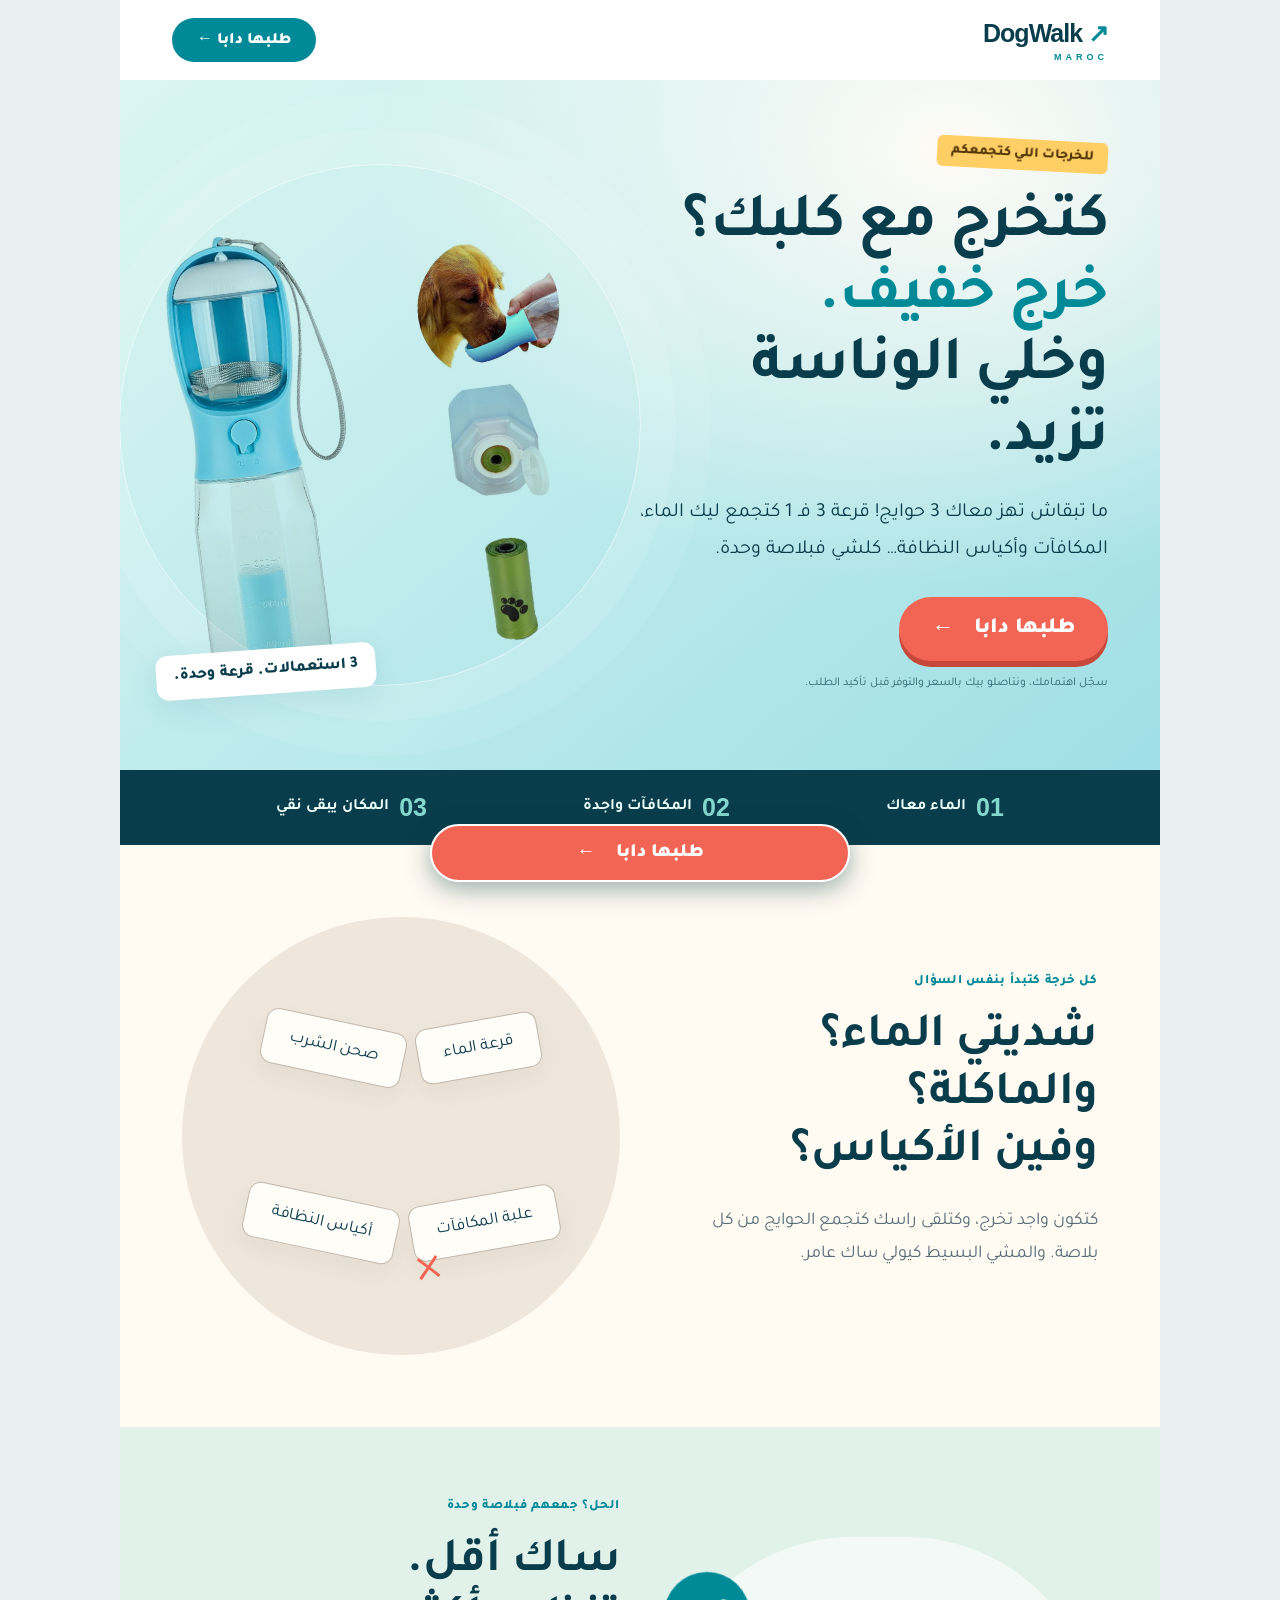
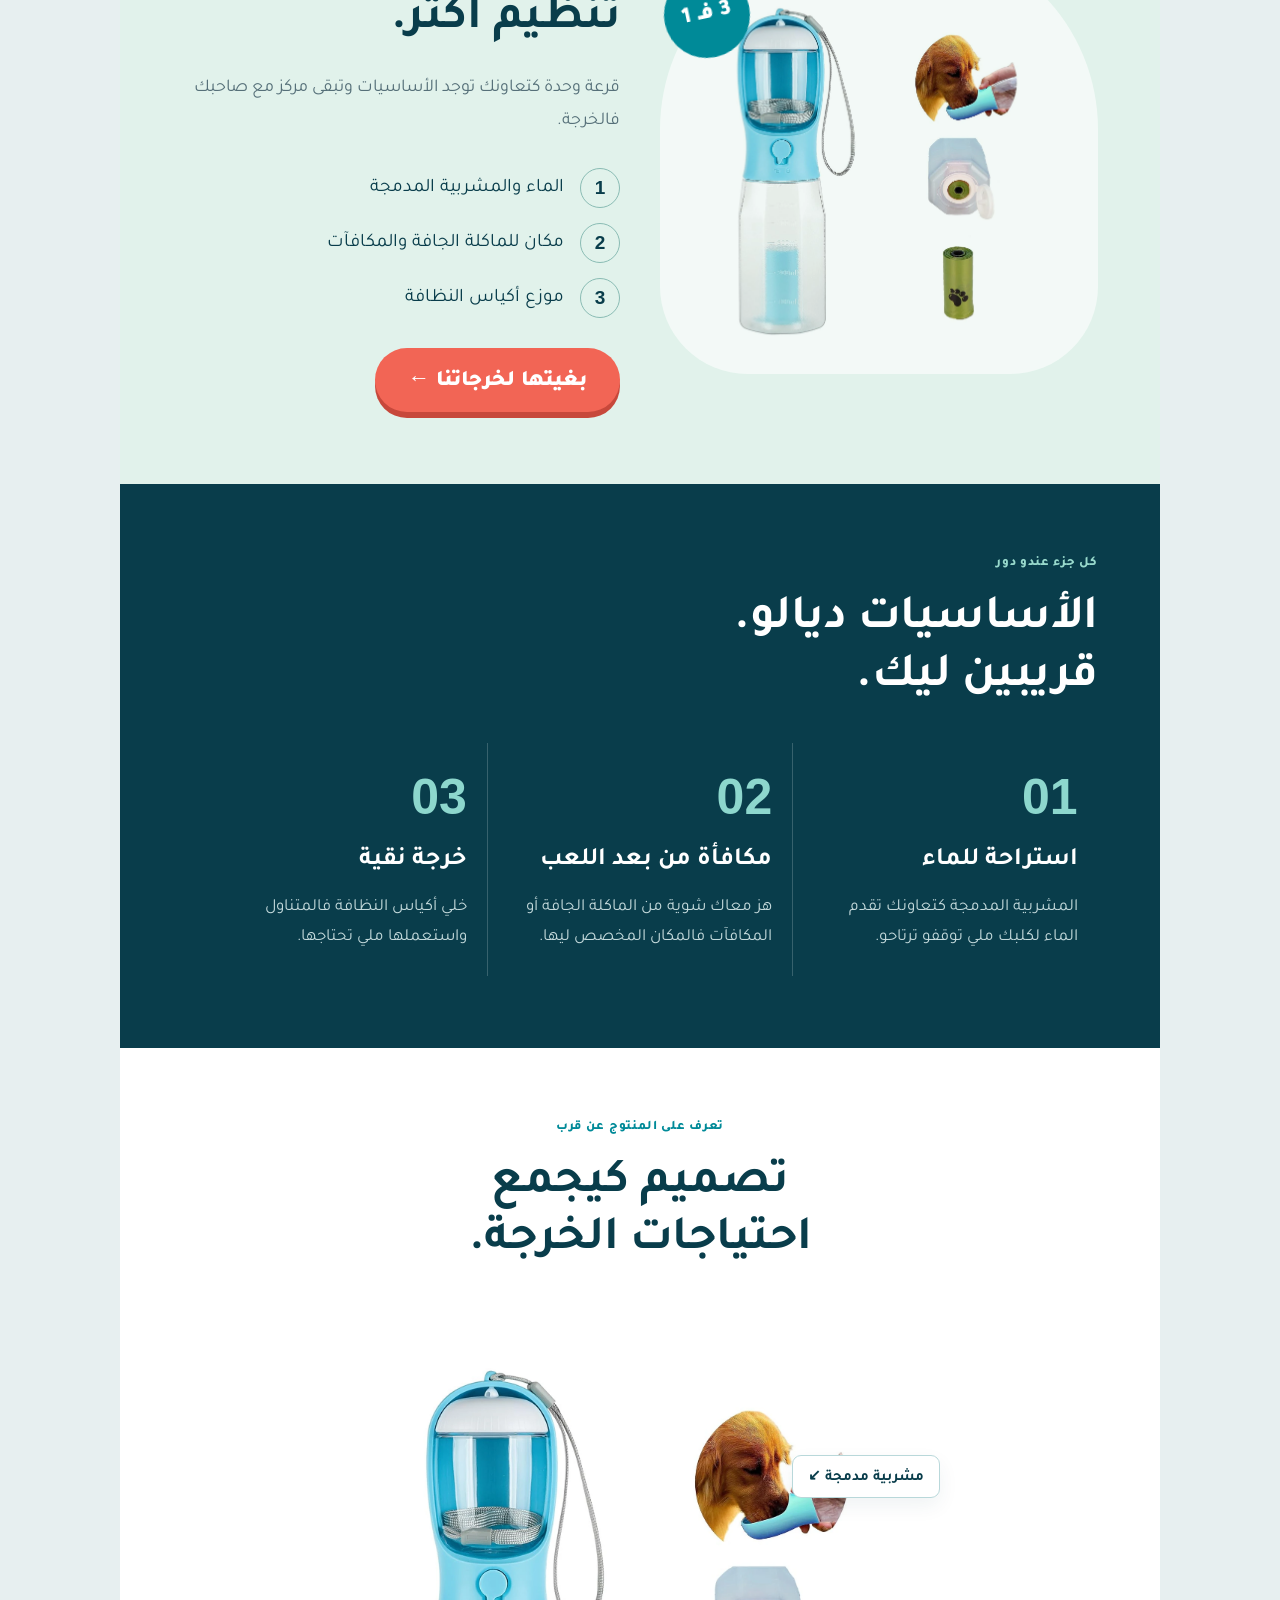
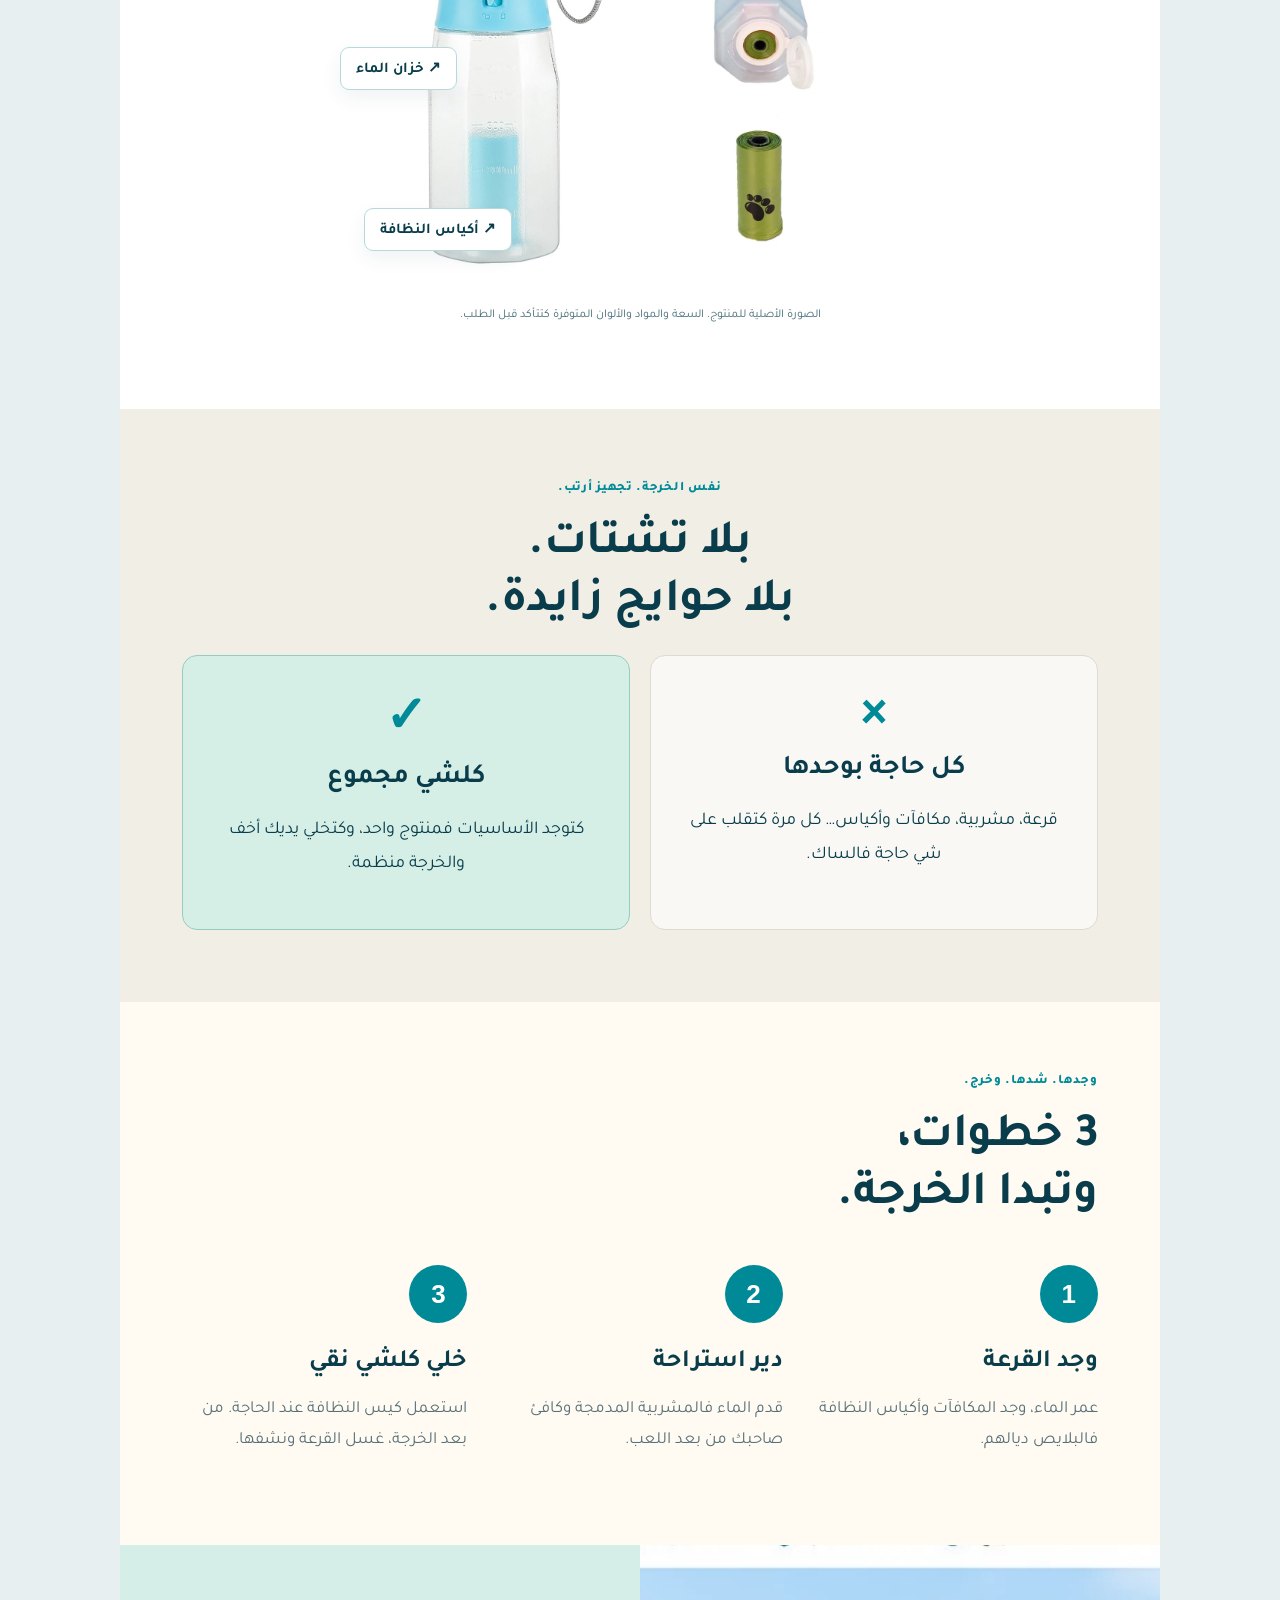
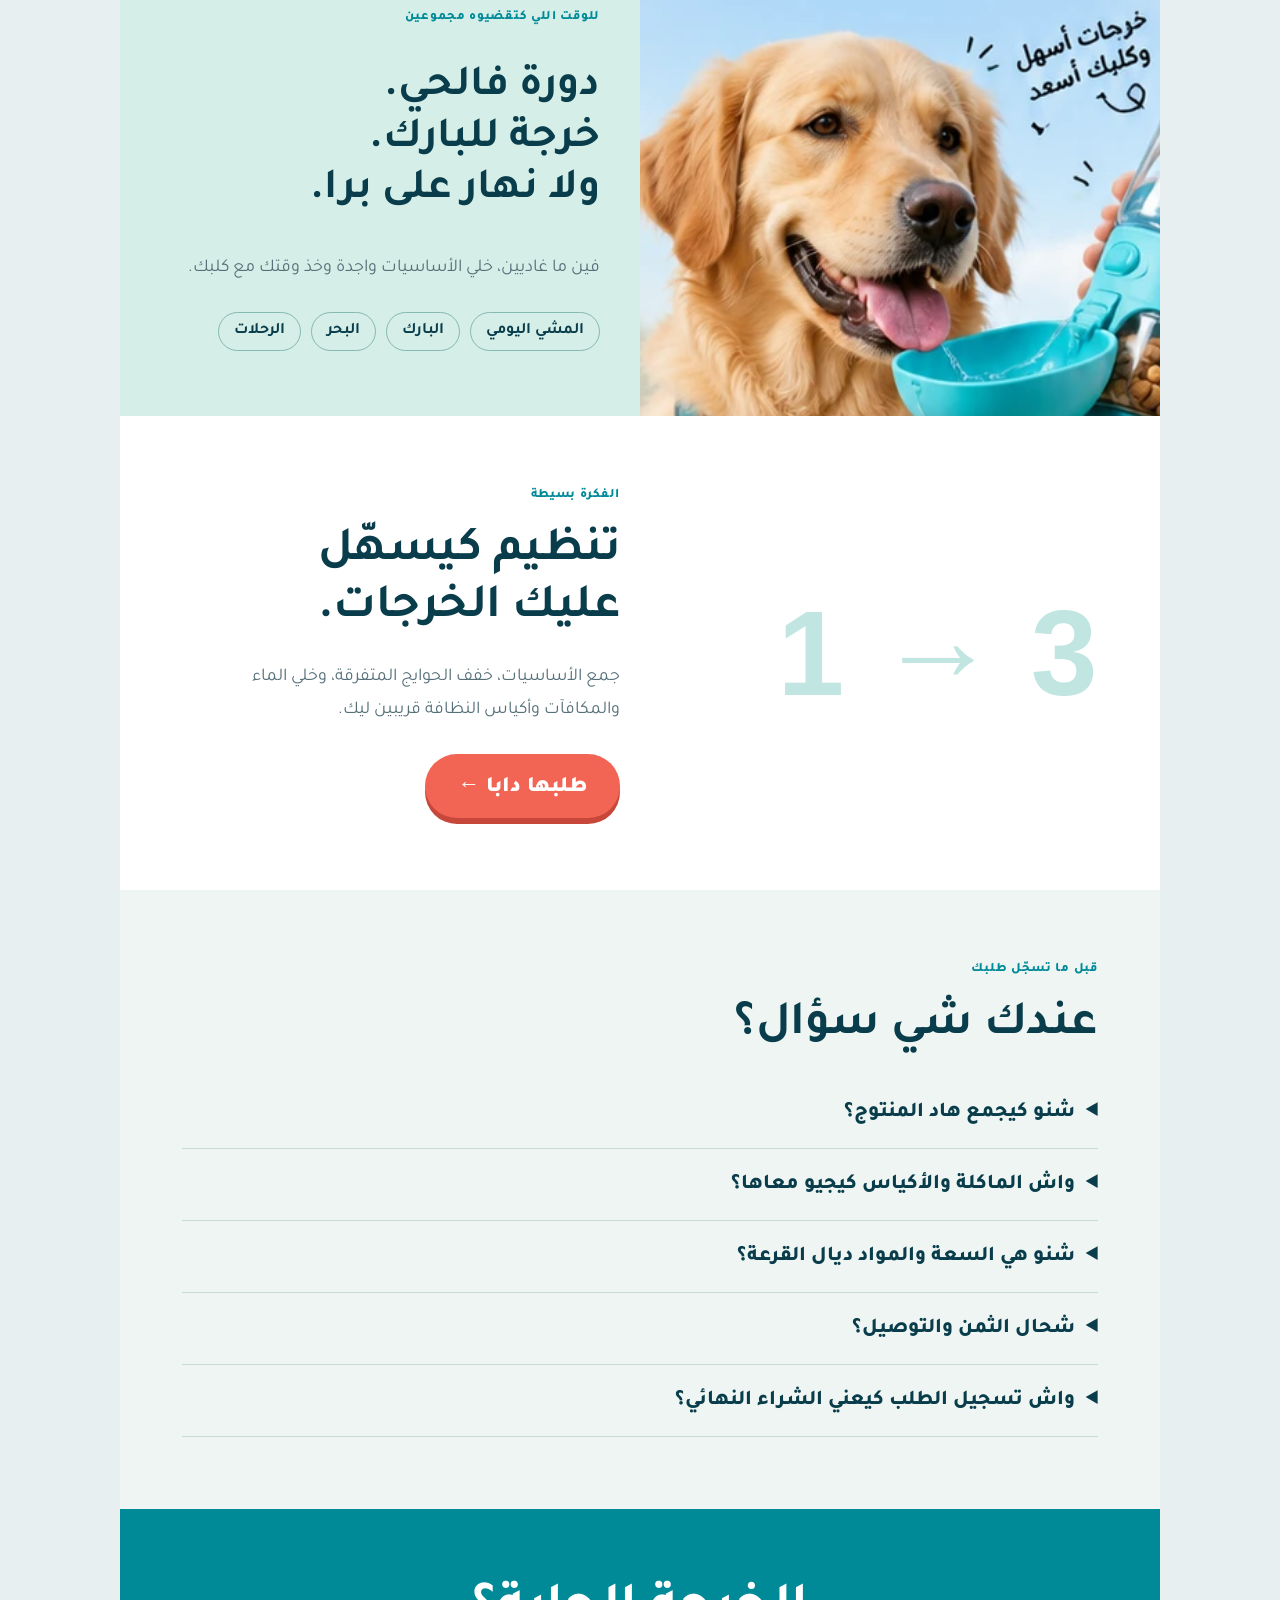
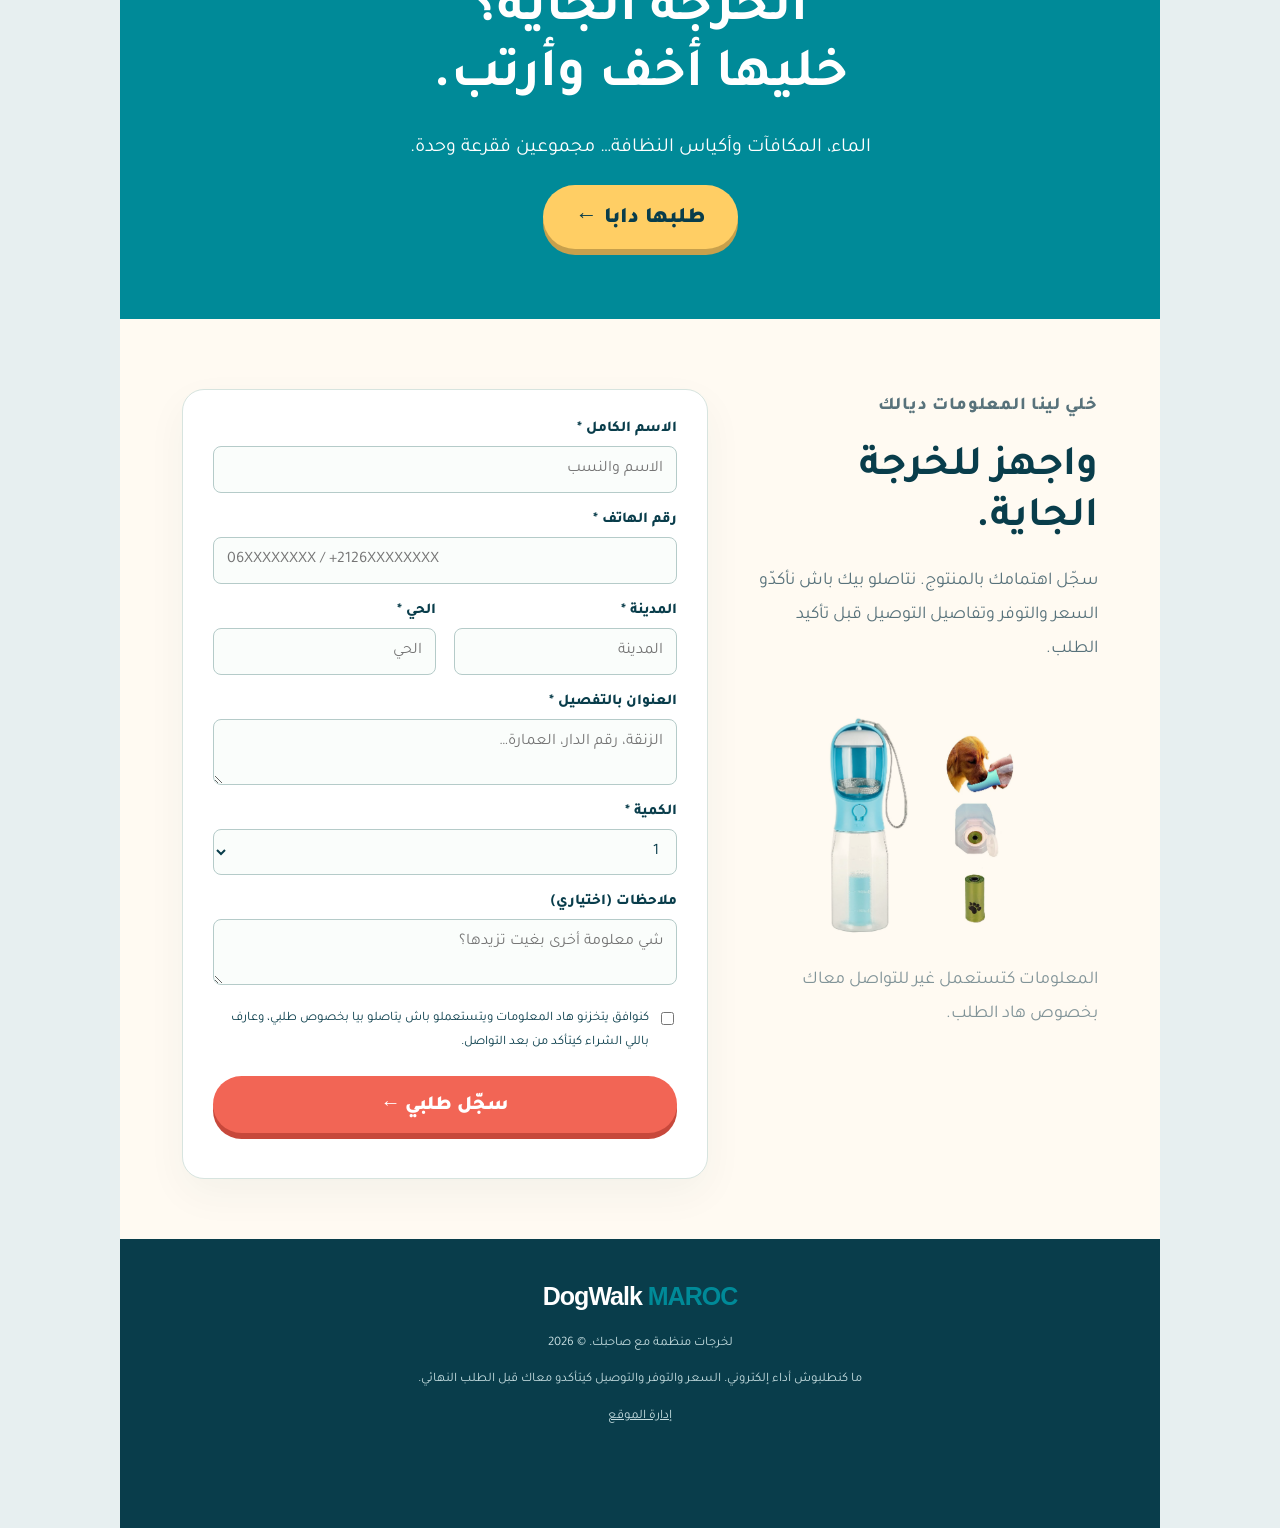
<file: index.html>
<!doctype html><html lang="ar" dir="rtl"><head><meta charset="utf-8"><meta name="viewport" content="width=device-width,initial-scale=1"><meta name="theme-color" content="#006b78"><title>DogWalk Maroc | خرج خفيف مع كلبك</title><meta name="description" content="قرعة 3 فـ 1 للماء والمكافآت وأكياس النظافة. وجد خرجاتك مع كلبك وسجل طلبك مع DogWalk Maroc."><link rel="preconnect" href="https://fonts.googleapis.com"><link rel="preconnect" href="https://fonts.gstatic.com" crossorigin><link href="https://fonts.googleapis.com/css2?family=Tajawal:wght@400;500;700;800;900&display=swap" rel="stylesheet"><style>
:root{--ink:#093d4b;--teal:#008a98;--mint:#d8f1ea;--coral:#f26555;--cream:#fffaf2}*{box-sizing:border-box}html{scroll-behavior:smooth;scroll-padding-top:24px}body{margin:0;background:#e7eff0;color:var(--ink);font-family:Tajawal,Arial,sans-serif}button,input,textarea,select{font:inherit}button,a{touch-action:manipulation}button{cursor:pointer}a{color:inherit}.page{max-width:1040px;margin:auto;background:var(--cream);overflow:hidden}.nav{display:flex;justify-content:space-between;align-items:center;padding:18px 5%;background:white}.brand{direction:ltr;font-family:Arial,sans-serif;font-size:25px;font-weight:900;letter-spacing:-1px}.brand span{color:var(--teal)}.brand small{display:block;font-size:9px;letter-spacing:4px;text-align:right;color:var(--teal);margin-top:4px}.btn{display:inline-flex;align-items:center;justify-content:center;gap:20px;border:0;border-radius:60px;background:var(--coral);color:white;padding:17px 33px;font-weight:900;font-size:22px;box-shadow:0 6px 0 #c7483b;text-decoration:none;transition:transform .2s}.btn:hover{transform:translateY(-2px)}.btn:focus-visible,a:focus-visible{outline:3px solid #f5bd43;outline-offset:4px}.nav .btn{padding:11px 25px;font-size:16px;box-shadow:none;background:var(--teal)}section{position:relative}.hero{min-height:690px;display:grid;grid-template-columns:1fr 1fr;background:radial-gradient(ellipse at 80% 10%,#fefbf6 0,transparent 50%),linear-gradient(140deg,#dbf5f3,#9fdfe5);align-items:center}.hero-copy{z-index:2;padding:45px 10% 50px 0}.eyebrow{font-size:13px;font-weight:800;letter-spacing:.7px;color:var(--teal);margin:0 0 20px}.tag{display:inline-block;padding:7px 14px;background:#ffce64;border-radius:6px;color:#4f3407;font-size:14px;font-weight:800;transform:rotate(3deg)}h1{font-size:clamp(42px,5.2vw,63px);line-height:1.13;letter-spacing:-1px;margin:20px 0}h1 em{font-style:normal;color:var(--teal)}.lead{font-size:20px;line-height:1.85;margin:0 0 28px;max-width:530px}.hero-art{position:relative;align-self:stretch;display:flex;align-items:center;justify-content:center}.hero-art:before{content:'';position:absolute;width:100%;aspect-ratio:1;border:1px solid #fff9;border-radius:50%;box-shadow:0 0 0 35px #ffffff18,0 0 0 70px #ffffff12}.product{width:100%;height:auto;display:block;mix-blend-mode:multiply}.hero .product{position:relative;transform:rotate(-7deg) scale(1.07)}.tiny{font-size:12px;line-height:1.7;opacity:.75}.float-label{position:absolute;bottom:11%;left:7%;background:white;border-radius:12px;padding:13px 18px;box-shadow:0 8px 30px #0064761c;font-weight:800;transform:rotate(-4deg)}.ribbon{display:flex;justify-content:space-evenly;gap:15px;padding:23px 15px;background:var(--ink);color:#e9fcf8;font-weight:700;font-size:16px}.ribbon span{display:flex;align-items:center;gap:10px}.ribbon b{font-family:Arial;color:#84d8cd;font-size:25px}.block{padding:72px 6%}.block h2{font-size:clamp(32px,4.4vw,48px);line-height:1.2;margin:0 0 22px;letter-spacing:-.5px}.center{text-align:center}.muted{font-size:18px;line-height:1.85;color:#567079;max-width:700px;margin:0 auto 26px}.split{display:grid;grid-template-columns:1fr 1fr;align-items:center;gap:40px}.problem{background:#fffaf2}.kit{background:#efe7dc;border-radius:50%;aspect-ratio:1;display:flex;align-items:center;justify-content:center;flex-wrap:wrap;gap:12px;padding:50px;position:relative}.kit span{border:1px solid #c1b9ac;background:#fffdf8;padding:17px 25px;border-radius:12px;font-size:17px;transform:rotate(-10deg);box-shadow:0 10px 25px #7c6e5b15}.kit span:nth-child(even){transform:rotate(12deg)}.kit .cross{position:absolute;inset:auto 35% 7%;font-size:50px;color:var(--coral);border:0;background:none;box-shadow:none}.num{font:800 90px/1 Arial;color:#c1dedc;display:block}.solution{background:#e1f2eb}.solution .product-wrap{background:#fff9;border-radius:44% 44% 20% 20%;padding:20px;position:relative}.roundel{position:absolute;top:8%;left:1%;width:86px;height:86px;border-radius:50%;background:var(--teal);color:white;display:grid;place-items:center;font-weight:900;font-size:23px;z-index:1;transform:rotate(-12deg)}.mini-list{display:grid;gap:15px;margin:30px 0}.mini-list div{display:flex;gap:16px;align-items:center;font-size:19px}.mini-list b{display:grid;place-items:center;border:1px solid #8abcb4;border-radius:50%;width:40px;height:40px;font-family:Arial}.benefits{background:var(--ink);color:white}.benefits .eyebrow{color:#98d9cc}.benefit-grid{display:grid;grid-template-columns:repeat(3,1fr);gap:1px;background:#ffffff30;margin-top:35px}.benefit-grid article{background:var(--ink);padding:25px 20px 5px}.benefit-grid b{display:block;color:#8dd7cd;font:800 50px Arial}.benefit-grid h3{font-size:25px;margin:20px 0 12px}.benefit-grid p{color:#c3d9db;line-height:1.8;font-size:17px}.details{background:white}.detail-photo{position:relative;max-width:600px;margin:0 auto}.detail-photo .product{max-height:680px;object-fit:contain}.detail-photo .callout{position:absolute;background:#fff;padding:10px 15px;border:1px solid #b9d8da;border-radius:9px;box-shadow:0 8px 20px #16475410;font-weight:700;font-size:15px}.callout.one{right:0;top:27%}.callout.two{left:0;top:59%}.callout.three{left:4%;bottom:7%}.comparison{background:#f1eee6}.compare{display:grid;grid-template-columns:1fr 1fr;gap:20px}.compare>div{padding:30px;background:#fff9;border:1px solid #dedacf;border-radius:15px}.compare>div:last-child{background:#d5eee6;border-color:#99ccc1}.compare h3{font-size:27px;margin:8px 0}.compare p{font-size:18px;line-height:1.9}.compare strong{font-size:50px;color:var(--teal)}.steps{background:#fffaf2}.step-grid{display:grid;grid-template-columns:repeat(3,1fr);gap:30px;margin-top:40px}.step-grid b{display:grid;place-items:center;background:var(--teal);color:white;border-radius:50%;width:58px;height:58px;font:700 26px Arial;margin-bottom:25px}.step-grid h3{font-size:25px;margin:0 0 10px}.step-grid p{font-size:17px;color:#587078;line-height:1.8}.lifestyle{padding:0;display:grid;grid-template-columns:1fr 1fr;background:#d5eee8}.dog-photo{position:relative;min-height:470px;background:#93cdce;overflow:hidden}.dog-photo img{position:absolute;width:235%;max-width:none;height:auto;top:-12%;left:-83%}.lifestyle-copy{padding:65px 40px;align-self:center}.lifestyle h2{font-size:43px;line-height:1.2}.chips{display:flex;gap:10px;flex-wrap:wrap}.chips span{border:1px solid #86b9b0;border-radius:40px;padding:9px 15px;font-weight:700}.practical{background:#fff}.practical .num{font-size:120px;color:#c1e5e1}.faq{background:#eef5f2}.faq details{padding:23px 0;border-bottom:1px solid #c7dcd7}.faq summary{font-size:21px;font-weight:800;cursor:pointer}.faq details p{font-size:17px;line-height:1.9;color:#47636c}.closing{padding:70px 8%;background:var(--teal);color:white;text-align:center}.closing h2{font-size:clamp(35px,5vw,55px);line-height:1.2;max-width:700px;margin:0 auto 20px}.closing p{font-size:20px;line-height:1.7}.closing .btn{background:#ffce64;color:var(--ink);box-shadow:0 6px 0 #c7a04c}.form-section{padding:70px 6% 60px;background:#fffaf2}.form-layout{display:grid;grid-template-columns:.8fr 1.2fr;gap:40px;align-items:start}.form-intro h2{font-size:42px;line-height:1.2;margin:0 0 20px}.form-intro p{font-size:18px;line-height:1.9;color:#58727b}.form-intro img{max-width:260px;margin:auto}form{background:white;border:1px solid #d7e4df;border-radius:22px;padding:30px;box-shadow:0 15px 40px #1347470c}.fields{display:grid;grid-template-columns:1fr 1fr;gap:18px}.field label{display:block;margin:0 0 8px;font-size:15px;font-weight:800}.field input,.field select,.field textarea{display:block;width:100%;border:1px solid #b5cbc9;background:#fafdfb;border-radius:8px;padding:13px;color:var(--ink);outline-color:var(--teal)}.field input:focus,.field textarea:focus{box-shadow:0 0 0 3px #008a9819}.full{grid-column:1/-1}.consent{display:flex;align-items:flex-start;gap:8px;line-height:1.8;font-size:13px;margin:22px 0}.consent input{margin-top:5px;accent-color:var(--teal)}form .btn{width:100%;font-size:20px;padding:15px}.feedback{font-size:15px;line-height:1.7;margin-top:15px;color:var(--teal)}.feedback.error{color:#a52c23}.honey{position:absolute;width:1px;height:1px;opacity:0;pointer-events:none}.footer{background:var(--ink);color:#c4dcdf;text-align:center;font-size:13px;line-height:1.8;padding:35px 25px 100px}.footer .brand{color:white;margin-bottom:10px}.floating{position:fixed;bottom:18px;left:50%;transform:translateX(-50%);z-index:20;width:min(90%,420px);font-size:19px;box-shadow:0 7px 25px #003c4466;border:2px solid #fff;padding:14px 25px}.floating:hover{transform:translateX(-50%) translateY(-2px)}.floating.hidden{display:none}.image-section{position:relative;line-height:0}.image-section img{display:block;width:100%;height:auto}.hotspot{position:absolute;border:0;background:transparent;color:transparent;cursor:pointer}.hotspot:focus-visible{outline:4px solid #ffd364;background:#ffffff30}.price{font-size:24px;font-weight:800;color:var(--teal);margin:0 0 18px}@media(prefers-reduced-motion:reduce){html{scroll-behavior:auto}.btn{transition:none}}@media(max-width:700px){.nav{padding:15px 5%}.brand{font-size:20px}.nav .btn{font-size:14px;padding:10px 18px}.hero{min-height:auto;grid-template-columns:1fr}.hero-copy{padding:34px 7% 12px;text-align:center}.hero h1{font-size:43px}.lead{font-size:18px}.hero-art{max-height:490px;padding:12px 12% 25px}.hero .product{max-height:470px;object-fit:contain;transform:rotate(-4deg)}.float-label{bottom:8%;font-size:13px}.ribbon{font-size:12px;gap:10px}.ribbon b{font-size:21px}.block{padding:48px 7%}.split{grid-template-columns:1fr;gap:28px}.kit{max-width:330px;margin:auto;padding:40px}.kit span{padding:12px 16px;font-size:15px}.solution .product-wrap{max-width:380px;margin:auto}.benefit-grid{grid-template-columns:1fr;gap:0;background:none}.benefit-grid article{display:grid;grid-template-columns:50px 1fr;column-gap:20px;padding:25px 0;border-bottom:1px solid #ffffff30}.benefit-grid article b{grid-row:span 2;font-size:38px}.benefit-grid h3{margin:0 0 10px}.benefit-grid p{margin:0}.compare{gap:10px}.compare>div{padding:20px 16px}.compare h3{font-size:23px}.compare p{font-size:16px}.step-grid{grid-template-columns:1fr;gap:18px}.step-grid article{display:grid;grid-template-columns:50px 1fr;column-gap:20px}.step-grid b{grid-row:span 2;width:48px;height:48px}.step-grid h3{font-size:23px}.step-grid p{margin-top:0}.lifestyle{grid-template-columns:1fr}.dog-photo{min-height:310px}.lifestyle-copy{padding:40px 7%}.lifestyle h2{font-size:35px}.practical .num{font-size:90px}.form-layout{grid-template-columns:1fr;gap:25px}.form-intro .product{display:none}.form-intro{text-align:center}.form-intro h2{font-size:35px}form{padding:23px 18px}.fields{grid-template-columns:1fr}.form-section{padding:45px 6%}.detail-photo .callout{font-size:12px;padding:8px}.detail-photo .one{right:-4%}.closing{padding:55px 7%}}
</style></head><body><div class="page" id="landing"><header class="nav"><div class="brand">DogWalk <span>↗</span><small>MAROC</small></div><button class="btn" data-cta="header">طلبها دابا ←</button></header><main id="marketing">
<section class="hero" data-section="hero"><div class="hero-copy"><span class="tag">للخرجات اللي كتجمعكم</span><h1>كتخرج مع كلبك؟<br><em>خرج خفيف.</em><br>وخلي الوناسة تزيد.</h1><p class="lead">ما تبقاش تهز معاك 3 حوايج! قرعة 3 فـ 1 كتجمع ليك الماء، المكافآت وأكياس النظافة… كلشي فبلاصة وحدة.</p><button class="btn" data-cta="hero">طلبها دابا <span>←</span></button><p class="tiny">سجّل اهتمامك، ونتاصلو بيك بالسعر والتوفر قبل تأكيد الطلب.</p></div><div class="hero-art"><img class="product" src="assets/product.webp" width="1600" height="1600" alt="الصورة الحقيقية للقرعة الزرقاء: الماء، مشربية وموزع أكياس النظافة"><div class="float-label">3 استعمالات. قرعة وحدة.</div></div></section>
<div class="ribbon"><span><b>01</b> الماء معاك</span><span><b>02</b> المكافآت واجدة</span><span><b>03</b> المكان يبقى نقي</span></div>
<section class="block problem" data-section="problem"><div class="split"><div><p class="eyebrow">كل خرجة كتبدأ بنفس السؤال</p><h2>شديتي الماء؟<br>والماكلة؟<br>وفين الأكياس؟</h2><p class="muted">كتكون واجد تخرج، وكتلقى راسك كتجمع الحوايج من كل بلاصة. والمشي البسيط كيولي ساك عامر.</p></div><div class="kit"><span>قرعة الماء</span><span>صحن الشرب</span><span>علبة المكافآت</span><span>أكياس النظافة</span><span class="cross">×</span></div></div></section>
<section class="block solution" data-section="solution"><div class="split"><div class="product-wrap"><span class="roundel">3 فـ 1</span><img class="product" src="assets/product.webp" loading="lazy" width="1600" height="1600" alt="قرعة DogWalk المحمولة بالصورة الأصلية"></div><div><p class="eyebrow">الحل؟ جمعهم فبلاصة وحدة</p><h2>ساك أقل.<br>تنظيم أكثر.</h2><p class="muted">قرعة وحدة كتعاونك توجد الأساسيات وتبقى مركز مع صاحبك فالخرجة.</p><div class="mini-list"><div><b>1</b> الماء والمشربية المدمجة</div><div><b>2</b> مكان للماكلة الجافة والمكافآت</div><div><b>3</b> موزع أكياس النظافة</div></div><button class="btn" data-cta="solution">بغيتها لخرجاتنا ←</button></div></div></section>
<section class="block benefits" data-section="benefits"><p class="eyebrow">كل جزء عندو دور</p><h2>الأساسيات ديالو.<br>قريبين ليك.</h2><div class="benefit-grid"><article><b>01</b><h3>استراحة للماء</h3><p>المشربية المدمجة كتعاونك تقدم الماء لكلبك ملي توقفو ترتاحو.</p></article><article><b>02</b><h3>مكافأة من بعد اللعب</h3><p>هز معاك شوية من الماكلة الجافة أو المكافآت فالمكان المخصص ليها.</p></article><article><b>03</b><h3>خرجة نقية</h3><p>خلي أكياس النظافة فالمتناول واستعملها ملي تحتاجها.</p></article></div></section>
<section class="block details center" data-section="details"><p class="eyebrow">تعرف على المنتوج عن قرب</p><h2>تصميم كيجمع<br>احتياجات الخرجة.</h2><div class="detail-photo"><img class="product" src="assets/product.webp" loading="lazy" width="1600" height="1600" alt="تفاصيل حقيقية للقرعة ومشربية الماء وموزع أكياس النظافة"><span class="callout one">مشربية مدمجة ↙</span><span class="callout two">↗ خزان الماء</span><span class="callout three">↗ أكياس النظافة</span></div><p class="tiny">الصورة الأصلية للمنتوج. السعة والمواد والألوان المتوفرة كتتأكد قبل الطلب.</p></section>
<section class="block comparison center" data-section="comparison"><p class="eyebrow">نفس الخرجة. تجهيز أرتب.</p><h2>بلا تشتات.<br>بلا حوايج زايدة.</h2><div class="compare"><div><strong>×</strong><h3>كل حاجة بوحدها</h3><p>قرعة، مشربية، مكافآت وأكياس… كل مرة كتقلب على شي حاجة فالساك.</p></div><div><strong>✓</strong><h3>كلشي مجموع</h3><p>كتوجد الأساسيات فمنتوج واحد، وكتخلي يديك أخف والخرجة منظمة.</p></div></div></section>
<section class="block steps" data-section="steps"><p class="eyebrow">وجدها. شدها. وخرج.</p><h2>3 خطوات،<br>وتبدا الخرجة.</h2><div class="step-grid"><article><b>1</b><h3>وجد القرعة</h3><p>عمر الماء، وجد المكافآت وأكياس النظافة فالبلايص ديالهم.</p></article><article><b>2</b><h3>دير استراحة</h3><p>قدم الماء فالمشربية المدمجة وكافئ صاحبك من بعد اللعب.</p></article><article><b>3</b><h3>خلي كلشي نقي</h3><p>استعمل كيس النظافة عند الحاجة. من بعد الخرجة، غسل القرعة ونشفها.</p></article></div></section>
<section class="lifestyle" data-section="lifestyle"><div class="dog-photo"><img src="assets/reference.webp" loading="lazy" width="882" height="1783" alt="كلب فالخارج — صورة إلهام من التصميم المرفق" aria-label="كلب فالخارج"></div><div class="lifestyle-copy"><p class="eyebrow">للوقت اللي كتقضيوه مجموعين</p><h2>دورة فالحي.<br>خرجة للبارك.<br>ولا نهار على برا.</h2><p class="muted">فين ما غاديين، خلي الأساسيات واجدة وخذ وقتك مع كلبك.</p><div class="chips"><span>المشي اليومي</span><span>البارك</span><span>البحر</span><span>الرحلات</span></div></div></section>
<section class="block practical" data-section="practical"><div class="split"><span class="num">3 → 1</span><div><p class="eyebrow">الفكرة بسيطة</p><h2>تنظيم كيسهّل<br>عليك الخرجات.</h2><p class="muted">جمع الأساسيات، خفف الحوايج المتفرقة، وخلي الماء والمكافآت وأكياس النظافة قريبين ليك.</p><button class="btn" data-cta="practical">طلبها دابا ←</button></div></div></section>
<section class="block faq" data-section="faq"><p class="eyebrow">قبل ما تسجّل طلبك</p><h2>عندك شي سؤال؟</h2><details><summary>شنو كيجمع هاد المنتوج؟</summary><p>قرعة للماء مع مشربية مدمجة، مكان للماكلة الجافة أو المكافآت، وموزع أكياس النظافة.</p></details><details><summary>واش الماكلة والأكياس كيجيو معاها؟</summary><p>محتويات العبوة والملحقات المتوفرة كتتأكد معاك قبل تأكيد الطلب. ما كنضمنوش ملحقات ما تأكداتش.</p></details><details><summary>شنو هي السعة والمواد ديال القرعة؟</summary><p>هاد التفاصيل خاصها تتأكد حسب النسخة المتوفرة. ملي تسجل اهتمامك، نوضحو ليك المواصفات قبل أي تأكيد.</p></details><details><summary>شحال الثمن والتوصيل؟</summary><p>سجّل المعلومات ديالك باش نتاصلو بيك بالسعر والتوفر وتفاصيل التوصيل. ما كاين حتى أداء فهاد الصفحة.</p></details><details><summary>واش تسجيل الطلب كيعني الشراء النهائي؟</summary><p>لا، هادي استمارة اهتمام بالمنتوج. الطلب ما كيتأكد حتى نتاصلو بيك وتتوافق معاك التفاصيل.</p></details></section>
<section class="closing" data-section="closing"><h2>الخرجة الجاية؟<br>خليها أخف وأرتب.</h2><p>الماء، المكافآت وأكياس النظافة… مجموعين فقرعة وحدة.</p><button class="btn" data-cta="closing">طلبها دابا ←</button></section></main>
<section class="form-section" id="order" data-section="order"><div class="form-layout"><div class="form-intro"><p class="eyebrow">خلي لينا المعلومات ديالك</p><h2>واجهز للخرجة<br>الجاية.</h2><p>سجّل اهتمامك بالمنتوج. نتاصلو بيك باش نأكدّو السعر والتوفر وتفاصيل التوصيل قبل تأكيد الطلب.</p><div id="price" class="price"></div><img class="product" src="assets/product.webp" loading="lazy" alt="قرعة DogWalk 3 فـ 1" width="1600" height="1600"><p class="tiny">المعلومات كتستعمل غير للتواصل معاك بخصوص هاد الطلب.</p></div><form id="leadForm"><div class="fields"><div class="field full"><label for="name">الاسم الكامل *</label><input id="name" name="name" required minlength="3" maxlength="100" autocomplete="name" placeholder="الاسم والنسب"></div><div class="field full"><label for="phone">رقم الهاتف *</label><input id="phone" name="phone" type="tel" dir="ltr" required maxlength="25" autocomplete="tel" placeholder="06XXXXXXXX / +2126XXXXXXXX" pattern="(?:0[67][0-9\s-]{8,12}|\+212[67][0-9\s-]{8,12})"></div><div class="field"><label for="city">المدينة *</label><input id="city" name="city" required minlength="2" maxlength="100" autocomplete="address-level2" placeholder="المدينة"></div><div class="field"><label for="district">الحي *</label><input id="district" name="district" required minlength="2" maxlength="100" placeholder="الحي"></div><div class="field full"><label for="address">العنوان بالتفصيل *</label><textarea id="address" name="address" required minlength="8" maxlength="500" autocomplete="street-address" rows="2" placeholder="الزنقة، رقم الدار، العمارة…"></textarea></div><div class="field full"><label for="quantity">الكمية *</label><select id="quantity" name="quantity"><option>1</option><option>2</option><option>3</option><option>4</option><option>5</option></select></div><div class="field full" id="notesField"><label for="notes">ملاحظات (اختياري)</label><textarea id="notes" name="notes" maxlength="1000" rows="2" placeholder="شي معلومة أخرى بغيت تزيدها؟"></textarea></div></div><div class="honey" aria-hidden="true"><label>Website<input name="website" tabindex="-1" autocomplete="off"></label></div><label class="consent"><input name="consent" type="checkbox" required> كنوافق يتخزنو هاد المعلومات ويتستعملو باش يتاصلو بيا بخصوص طلبي، وعارف باللي الشراء كيتأكد من بعد التواصل.</label><button class="btn" type="submit" id="submitBtn">سجّل طلبي ←</button><div id="feedback" class="feedback" role="status" aria-live="polite"></div></form></div></section><footer class="footer"><div class="brand">DogWalk <span>MAROC</span></div><p>لخرجات منظمة مع صاحبك. © 2026</p><p>ما كنطلبوش أداء إلكتروني. السعر والتوفر والتوصيل كيتأكدو معاك قبل الطلب النهائي.</p><a href="https://dogwalk-saudi-leads.okmar49.chatgpt.site/admin" target="_blank" rel="noopener">إدارة الموقع</a></footer></div><button class="btn floating" data-cta="floating">طلبها دابا <span>←</span></button>
<script>
const API='https://dogwalk-saudi-leads.okmar49.chatgpt.site/api';const $=s=>document.querySelector(s);let config={analytics:true};let sessionId,visitorId;try{visitorId=localStorage.dwVisitor||(localStorage.dwVisitor=crypto.randomUUID());const old=JSON.parse(sessionStorage.dwSession||'null');sessionId=old&&Date.now()-old.at<1800000?old.id:crypto.randomUUID();sessionStorage.dwSession=JSON.stringify({id:sessionId,at:Date.now()})}catch{visitorId=crypto.randomUUID();sessionId=crypto.randomUUID()}
const state={id:sessionId,depth:0,formViewed:false,formStarted:false,cta:false,clicks:[]};const device=innerWidth<701?'mobile':'desktop';let ready,submitting=false,submitted=false,lastActivity=Date.now();
function activity(){lastActivity=Date.now();try{sessionStorage.dwSession=JSON.stringify({id:sessionId,at:lastActivity})}catch{}}
async function post(action,b,keepalive=false){const r=await fetch(API+'/'+action,{method:'POST',headers:{'Content-Type':'application/json'},body:JSON.stringify(b),keepalive});const j=await r.json();if(!r.ok)throw Error(j.error||'خطأ فالاتصال');return j}
async function start(){try{config=await fetch(API+'/config').then(r=>{if(!r.ok)throw Error();return r.json()});document.title=config.product+' | DogWalk Maroc';if(config.price!==null)$('#price').textContent=Number(config.price).toLocaleString('fr-MA')+' درهم';if(!config.notes)$('#notesField').hidden=true;if(config.images?.length){$('#marketing').replaceChildren(...config.images.map((p,i)=>{const s=document.createElement('section');s.className='image-section';s.dataset.section=['hero','problem','solution','benefits','details','comparison','steps','lifestyle','practical','faq','closing'][i]||'closing';const img=new Image();img.src=p.url;img.alt=p.label||'DogWalk Maroc';img.loading=i?'lazy':'eager';const b=document.createElement('button');b.className='hotspot';b.dataset.cta='image-'+i;b.setAttribute('aria-label','طلبها دابا');Object.assign(b.style,{left:p.x+'%',top:p.y+'%',width:p.width+'%',height:p.height+'%'});s.append(img,b);return s}))}
 if(config.analytics)await post('session',{id:sessionId,visitor:visitorId,device});}catch(e){console.warn('Tracking configuration unavailable');config.analytics=false}}
ready=start();
async function flush(){await ready;if(!config.analytics)return;const points=state.clicks.splice(0,20);try{await post('track',{...state,clicks:points,seen:lastActivity},true)}catch{state.clicks.unshift(...points)}}
function go(){state.cta=true;$('#order').scrollIntoView({behavior:matchMedia('(prefers-reduced-motion: reduce)').matches?'auto':'smooth',block:'start'});flush()}
document.addEventListener('click',e=>{activity();const c=e.target.closest('[data-cta]');if(c){e.preventDefault();go()}if(!config.analytics)return;const section=e.target.closest('[data-section]');if(!section||e.target.closest('input,textarea,select,label'))return;const r=section.getBoundingClientRect();if(state.clicks.length<100)state.clicks.push({section:section.dataset.section,x:(e.clientX-r.left)/r.width,y:(e.clientY-r.top)/r.height})});
let scrollTick=false;function measure(){scrollTick=false;const max=document.documentElement.scrollHeight-innerHeight;const depth=max<=0?100:Math.min(100,Math.round(scrollY/max*100));state.depth=Math.max(state.depth,depth);if(scrollY+innerHeight>=document.documentElement.scrollHeight-10)state.depth=100;const r=$('#leadForm').getBoundingClientRect();$('.floating').classList.toggle('hidden',r.top<innerHeight&&r.bottom>0)}addEventListener('scroll',()=>{activity();if(!scrollTick){scrollTick=true;requestAnimationFrame(measure)}},{passive:true});measure();
new IntersectionObserver(entries=>{if(entries.some(x=>x.isIntersecting)){state.formViewed=true;flush()}},{threshold:.1}).observe($('#leadForm'));
$('#leadForm').addEventListener('input',()=>{activity();if(!state.formStarted){state.formStarted=true;flush()}});setInterval(flush,12000);addEventListener('visibilitychange',()=>{if(document.visibilityState==='hidden')flush()});addEventListener('pagehide',flush);
$('#leadForm').addEventListener('submit',async e=>{e.preventDefault();if(submitting||submitted)return;const form=e.currentTarget;if(!form.reportValidity())return;const d=Object.fromEntries(new FormData(form));d.phone=String(d.phone).replace(/[\s().-]/g,'');if(!/^(0[67][0-9]{8}|\+212[67][0-9]{8})$/.test(d.phone)){show('دخل رقم مغربي صحيح كيبدا بـ 06 أو 07 أو +212.',true);return}submitting=true;$('#submitBtn').disabled=true;$('#submitBtn').textContent='كيتسجل الطلب…';show('');try{await ready;await flush();const j=await post('lead',{...d,quantity:Number(d.quantity),consent:d.consent==='on',session:sessionId});if(!j.ok)throw Error();submitted=true;show('تسجّل طلبك بنجاح ✓ غادي نتاصلو بيك باش نأكدو التفاصيل. المرجع: '+j.id.slice(0,8));$('#submitBtn').textContent='تسجّل الطلب ✓';form.querySelectorAll('input,textarea,select').forEach(x=>x.disabled=true)}catch(err){show(err.message||'ما تسجلش الطلب. راجع الاتصال وعاود المحاولة.',true);$('#submitBtn').disabled=false;$('#submitBtn').textContent='عاود تسجيل الطلب ←'}finally{submitting=false}});
function show(t,error=false){$('#feedback').textContent=t;$('#feedback').className='feedback'+(error?' error':'')}
</script></body></html>
</file>
